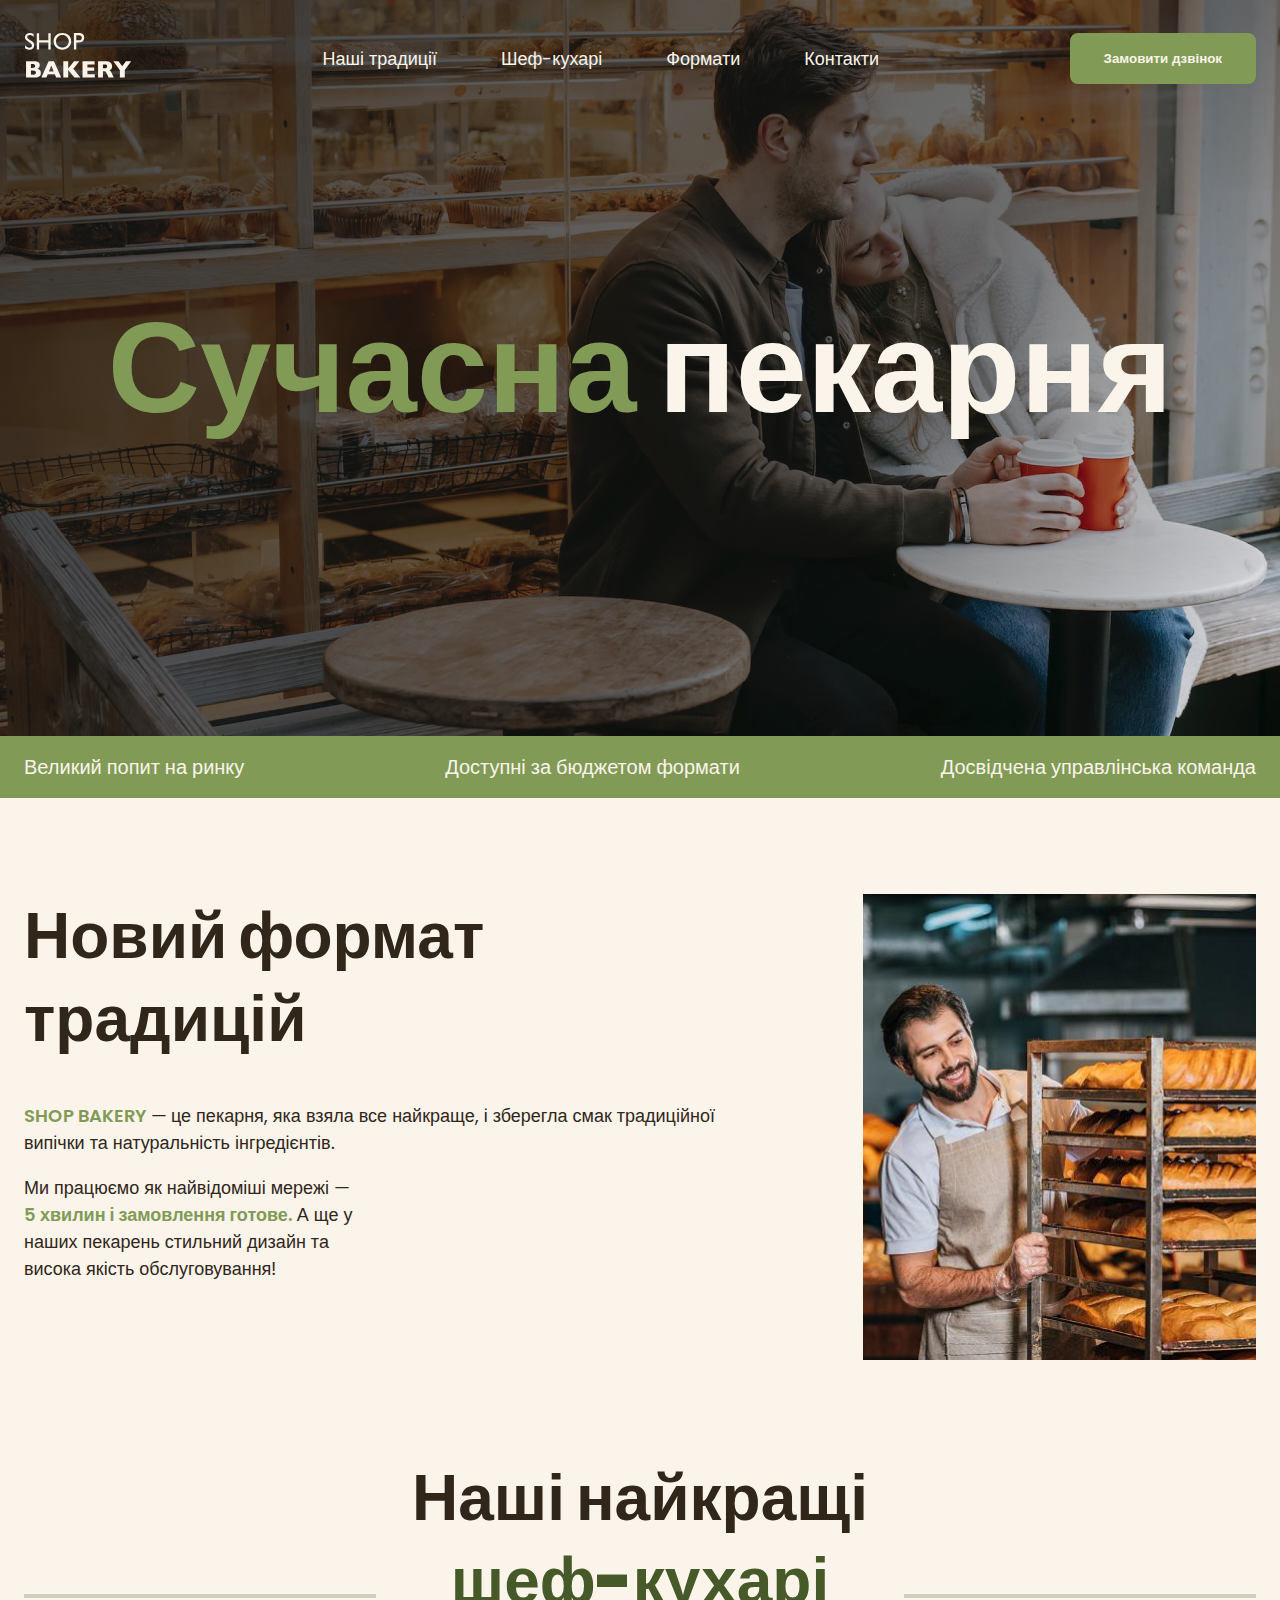
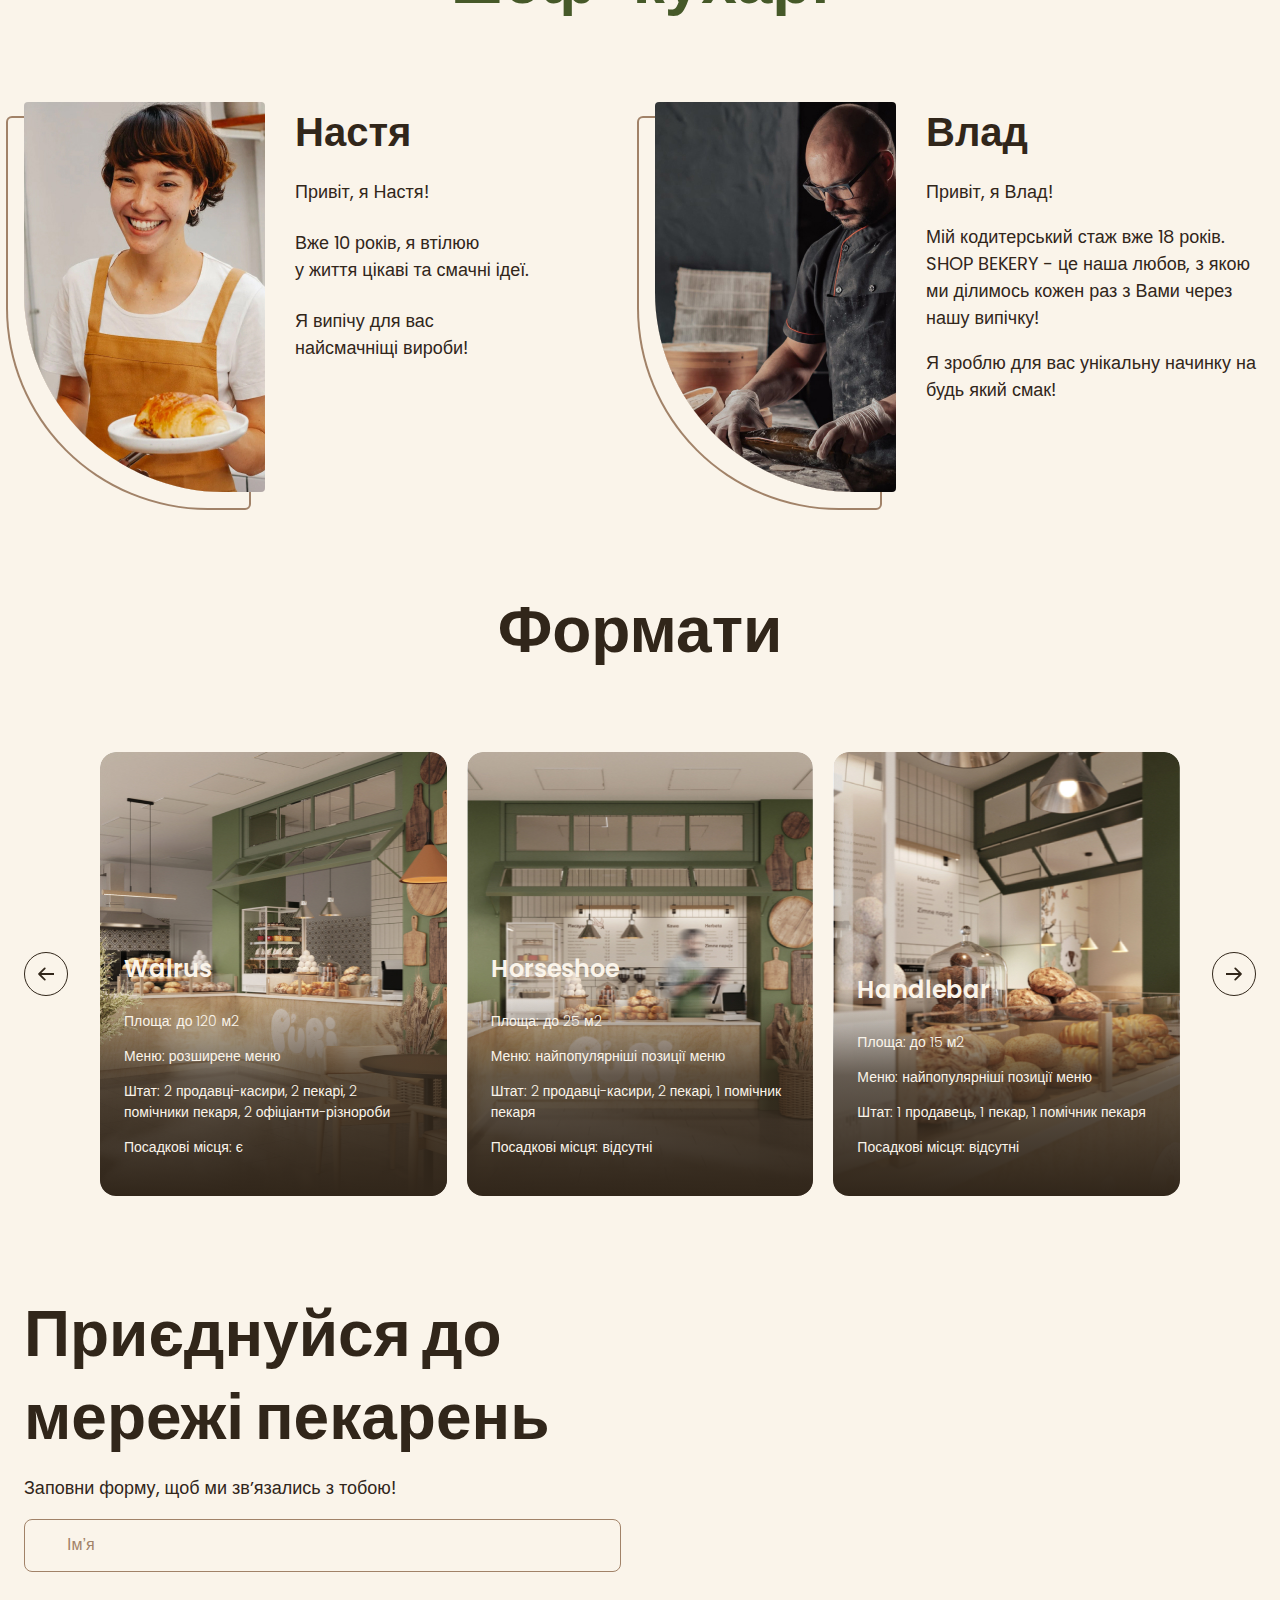
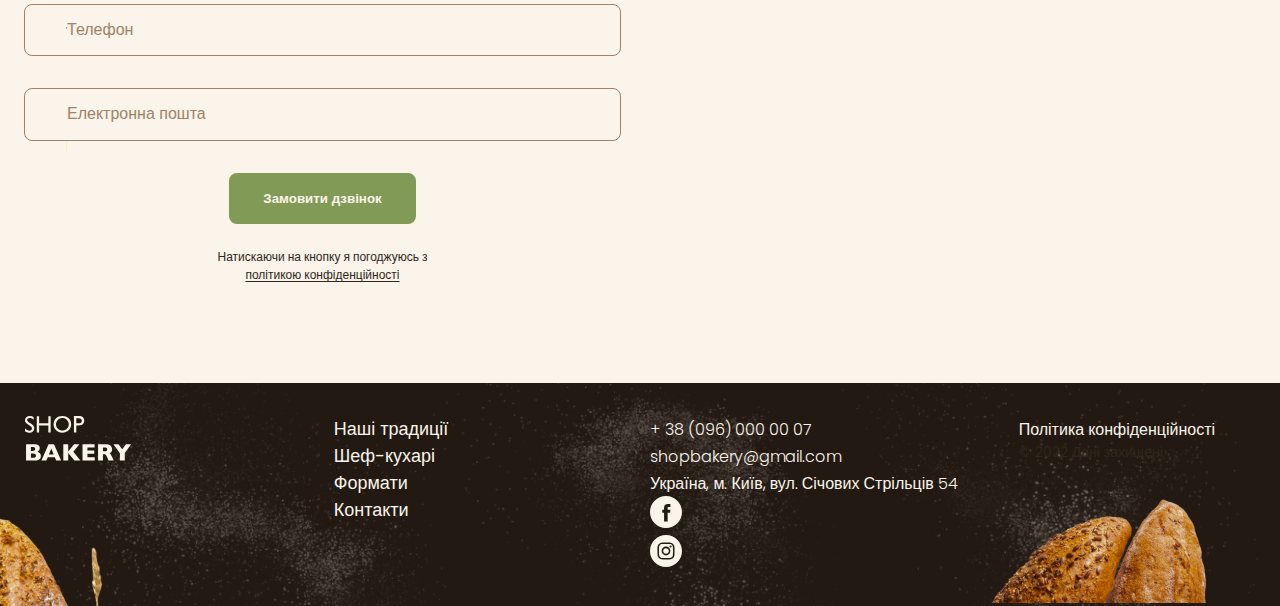
<file: index.html>
<!DOCTYPE html>
<html lang="uk">

<head>
    <meta charset="UTF-8">
    <meta name="viewport" content="width=device-width, initial-scale=1.0">
    <title>Сучасна пекарня</title>
    <link rel="stylesheet" href="./sccs/main.css">
</head>

<body>
    <header>
        <div class="container">
            <div class="header-container">
                <nav class="header-nav">
                    <a href="./index.html"><img src="./images/logo.svg" alt="Логотип"></a>
                    <ul class="header-menu">
                        <li><a class="link" href="#traditions-section">Наші традиції</a></li>
                        <li><a class="link" href="#chefs-section">Шеф-кухарі</a></li>
                        <li><a class="link" href="#formats-section">Формати</a></li>
                        <li><a class="link" href="#contacts-section">Контакти</a></li>
                    </ul>
                </nav>
                <button class="button modal-btn-open" type="button">Замовити дзвінок</button>
            </div>
        </div>
    </header>
    <main>
        <section class="hero-section">
            <div class="container">
                <h1 class="hero-title"><span class="accent">Сучасна</span> пекарня</h1>
            </div>
        </section>
        <section class="advantages-section">
            <div class="container">
                <h2 class="visually-hidden">Наші переваги</h2>
                <ul class="advantages-list">
                    <li class="advantages-item">Великий попит на ринку</li>
                    <li class="advantages-item">Доступні за бюджетом формати</li>
                    <li class="advantages-item">Досвідчена управлінська команда</li>
                </ul>
            </div>
        </section>
        <section class="traditions-section section" id="traditions-section">
            <div class="container">
                <div class="traditions-container">
                    <div class="traditions-content">
                        <h2 class="traditions-title section-title">Новий формат традицій</h2>
                        <p class="traditions-text"><span class="brand uppercase">shop bakery</span> — це пекарня, яка
                            взяла все
                            найкраще, і зберегла смак традиційної випічки та
                            натуральність інгредієнтів.</p>
                        <p class="traditions-text limited">
                            Ми працюємо як найвідоміші мережі —
                            <span class="brand">5 хвилин і замовлення готове.</span>
                            А ще у наших пекарень стильний дизайн
                            та висока якість обслуговування!
                        </p>
                    </div>
                    <img src="./images/Baker.jpg" alt="Кухар зі стилажем хліба">
                </div>
            </div>
        </section>
        <section class="section" id="chefs-section">
            <div class="container">
                <h2 class="chefs-title section-title centered">Наші найкращі <br> <span class="accent">шеф-кухарі</span>
                </h2>
                <ul class="chefs-list">
                    <li class="chefs-item">
                        <article class="chef-card">
                            <img class="chef-photo" src="./images/nastia-chef.jpg" alt="Nastia chef" />
                            <div>
                                <h3 class="chef-title">Настя</h3>
                                <div class="chef-text">
                                    <p class="chef-text">Привіт, я Настя!</p>
                                    <p class="chef-text">Вже 10 років, я втілюю <br>
                                        у життя цікаві та смачні ідеї.</p>
                                    <p class="chef-text">Я випічу для вас<br>
                                        найсмачніщі вироби!</p>
                                </div>
                            </div>
                        </article>
                    </li>
                    <li class="chefs-item">
                        <article class="chef-card">
                            <img class="chef-photo" src="./images/vlad-chef.jpg" alt="Vlad chef" />
                            <div>
                                <h3 class="chef-title">Влад</h3>
                                <p class="chef-text">Привіт, я Влад!</p>
                                <p class="chef-text">Мій кодитерський стаж вже 18 років. SHOP BEKERY - це наша любов, з
                                    якою ми ділимось
                                    кожен
                                    раз
                                    з Вами через нашу випічку!</p>
                                <p class="chef-text">Я зроблю для вас унікальну начинку на будь який смак!</p>
                            </div>
                        </article>
                    </li>
                </ul>
            </div>
        </section>
        <section class="section" id="formats-section">
            <div class="container">
                <h2 class="formats-title section-title centered">Формати</h2>
                <div class="formats-container">
                    <button class="carousel-button" type="button">
                        <svg width="16" height="16">
                            <use href="./images/icons (1).svg#icon-arrow"></use>
                        </svg>
                    </button>
                    <ul class="formats-list">
                        <li class="formats-item">
                            <article class="format-card">
                                <img class="format-image" src="./images/walrus-format.jpg" alt="Walrus format">
                                <h3 class="format-title" lang="en">Walrus</h3>
                                <div class="format-text">
                                    <p>Площа: до 120 м2</p>
                                    <p>Меню: розширене меню</p>
                                    <p>Штат: 2 продавці-касири, 2 пекарі, 2 помічники пекаря, 2 офіціанти-різнороби</p>
                                    <p>Посадкові місця: є</p>
                                </div>
                            </article>
                        </li>
                        <li class="formats-item">
                            <article class="format-card">
                                <img class="format-image" src="./images/horseshoe-format.jpg" alt="Horseshoe format">
                                <h3 class="format-title" lang="en">Horseshoe</h3>
                                <div class="format-text">
                                    <p>Площа: до 25 м2</p>
                                    <p>Меню: найпопулярніші позиції меню</p>
                                    <p>Штат: 2 продавці-касири, 2 пекарі, 1 помічник пекаря</p>
                                    <p>Посадкові місця: відсутні</p>
                                </div>
                            </article>
                        </li>
                        <li class="formats-item">
                            <article class="format-card">
                                <img class="format-image" src="./images/handlebar-format.jpg" alt="Handlebar format">
                                <h3 class="format-title" lang="en">Handlebar</h3>
                                <div class="format-text">
                                    <p>Площа: до 15 м2</p>
                                    <p>Меню: найпопулярніші позиції меню</p>
                                    <p>Штат: 1 продавець, 1 пекар, 1 помічник пекаря</p>
                                    <p>Посадкові місця: відсутні</p>
                                </div>
                            </article>
                        </li>
                    </ul>
                    <button class="carousel-button-next" type="button">
                        <svg width="16" height="16">
                            <use href="./images/icons (1).svg#icon-arrow"></use>
                        </svg>
                    </button>
                </div>
            </div>
        </section>
        <section class="contact-section section " id="contacts-section">
            <div class="container">
                <div class="contact-container">
                    <div class="contact-form">
                        <h2 class="contacts-title section-title">Приєднуйся до
                            мережі пекарень</h2>
                        <p>Заповни форму, щоб ми звʼязались з тобою!</p>
                        <form name="contact-form" autocomplete="off">
                            <div class="form-field">
                                <input class="form-input" type="text" name="user-name" id="user-name" placeholder="Ім’я"
                                    required minlength="3" maxlength="15">
                                <label class="form-label visually-hidden" for="user-name">Ім’я</label>
                            </div>

                            <div class="form-field">
                                <input class="form-input" type="tel" name="user-tel" id="user-tel" placeholder="Телефон"
                                    required pattern="^\+[0-9]{12}">
                                <label class="form-label visually-hidden" for="user-tel">Телефон</label>
                            </div>

                            <div class="form-field">
                                <input class="form-input" type="email" name="user-email" id="user-email"
                                    placeholder="Електронна пошта" required>
                                <label class="form-label visually-hidden" for="user-email">Електронна пошта</label>
                            </div>

                            <!-- <div class="checkbox">
                                            <input type="checkbox" class="checkbox-input" id="terms-conditions" name="terms-conditions" />
                                            <label class="checkbox-label" for="terms-conditions">
                                                Я точно погоджуюся з політикою конфіденційності
                                            </label>
                                        </div> -->


                            <button class="form-button button" type="submit">Замовити дзвінок</button>
                            <p class="form-terms">Натискаючи на кнопку я погоджуюсь з <a class="form-terms-link"
                                    href="#">політикою
                                    конфіденційності</a></p>
                        </form>
                    </div>
                    <iframe class="contact-map"
                        src="https://www.google.com/maps/embed?pb=!1m18!1m12!1m3!1d2540.1636304352796!2d30.488698376029017!3d50.45667757159337!2m3!1f0!2f0!3f0!3m2!1i1024!2i768!4f13.1!3m3!1m2!1s0x40d4ce637c006b2d%3A0xaf86385f19996ff0!2z0YPQuy4g0KHQtdGH0LXQstGL0YUg0KHRgtGA0LXQu9GM0YbQvtCyLCA1NCwg0JrQuNC10LIsIDAyMDAw!5e0!3m2!1sru!2sua!4v1732918381898!5m2!1sru!2sua"
                        width="603" height="595" allowfullscreen="" loading="lazy"
                        referrerpolicy="no-referrer-when-downgrade">
                    </iframe>
                </div>

            </div>
        </section>
    </main>
    <footer class="footer">
        <div class="container">
            <div class="footer-container">
                <nav class="footer-nav">
                    <div class="footer-logo">
                        <a href="#"><img src="./images/logo.svg" alt=""></a>
                    </div>
                    <ul class="footer-menu">
                        <li><a class="link" href="#">Наші традиції</a></li>
                        <li><a class="link" href="#">Шеф-кухарі</a></li>
                        <li><a class="link" href="#">Формати</a></li>
                        <li><a class="link" href="#">Контакти</a></li>
                    </ul>
                </nav>
                <address class="footer-address">
                    <ul class="address-list">
                        <li><a class="address-link" href="tel:+380960000007">+ 38 (096) 000 00 07</a></li>
                        <li><a class="address-link" href="mailto:shopbakery@gmail.com">shopbakery@gmail.com</a></li>
                        <li><a class="address-link" href="https://maps.app.goo.gl/k8bXm87rWkNKif8fA"
                                target="_blank">Україна, м.
                                Київ,
                                вул. Січових Стрільців 54</a>
                        </li>
                        <a href="#">
                            <svg class="address-icon" width="32" height="32">
                                <use href="./images/icons.svg#icon-facebook"></use>
                            </svg>
                        </a>
                        <li>
                            <a href="#">
                                <svg class="address-icon" width="32" height="32">
                                    <use href="./images/icons.svg#icon-instagram"></use>
                                </svg>
                            </a>
                        </li>
                    </ul>
                    <div class="address-info">
                        <a class="address-link" href="#" target="_blank">Політика конфіденційності</a>
                        <p class="address-copyright">&copy; 2022 Дані захищені</p>
                    </div>
                </address>
            </div>
        </div>
    </footer>
    <div class="backdrop is-hidden">
        <div class="modal">
            <button class="modal-btn-close" type="button">Close</button>
            <h2 class="modal-title">Замовити дзвінок</h2>
            <p class="modal-text">Залишіть заявку та наш спеціаліст зв'яжеться з Вами!</p>
            <form name="modal-form" autocomplete="on">
                <div class="form-field">
                    <input class="form-input" type="text" name="user-name" id="user-name" placeholder="Ім’я" required
                        minlength="3" maxlength="15">
                    <label class="form-label visually-hidden" for="user-name">Ім’я</label>
                </div>

                <div class="form-field">
                    <input class="form-input" type="tel" name="user-tel" id="user-tel" placeholder="Телефон" required
                        pattern="^\+[0-9]{12}">
                    <label class="form-label visually-hidden" for="user-tel">Телефон</label>
                </div>

                <div class="form-field">
                    <input class="form-input" type="email" name="user-email" id="user-email"
                        placeholder="Електронна пошта" required>
                    <label class="form-label visually-hidden" for="user-email">Електронна пошта</label>
                </div>

                <!-- <div class="checkbox">
                    <input type="checkbox" class="checkbox-input" id="terms-conditions" name="terms-conditions" />
                    <label class="checkbox-label" for="terms-conditions">
                        Я точно погоджуюся з політикою конфіденційності
                    </label>
                </div> -->


                <button class="form-button button" type="submit">Замовити дзвінок</button>
                <p class="form-terms">Натискаючи на кнопку я погоджуюсь з <a class="form-terms-link" href="#">політикою
                        конфіденційності</a></p>
            </form>
        </div>
    </div>

    <script src="./js/modal.js"></script>
</body>

</html>
</file>
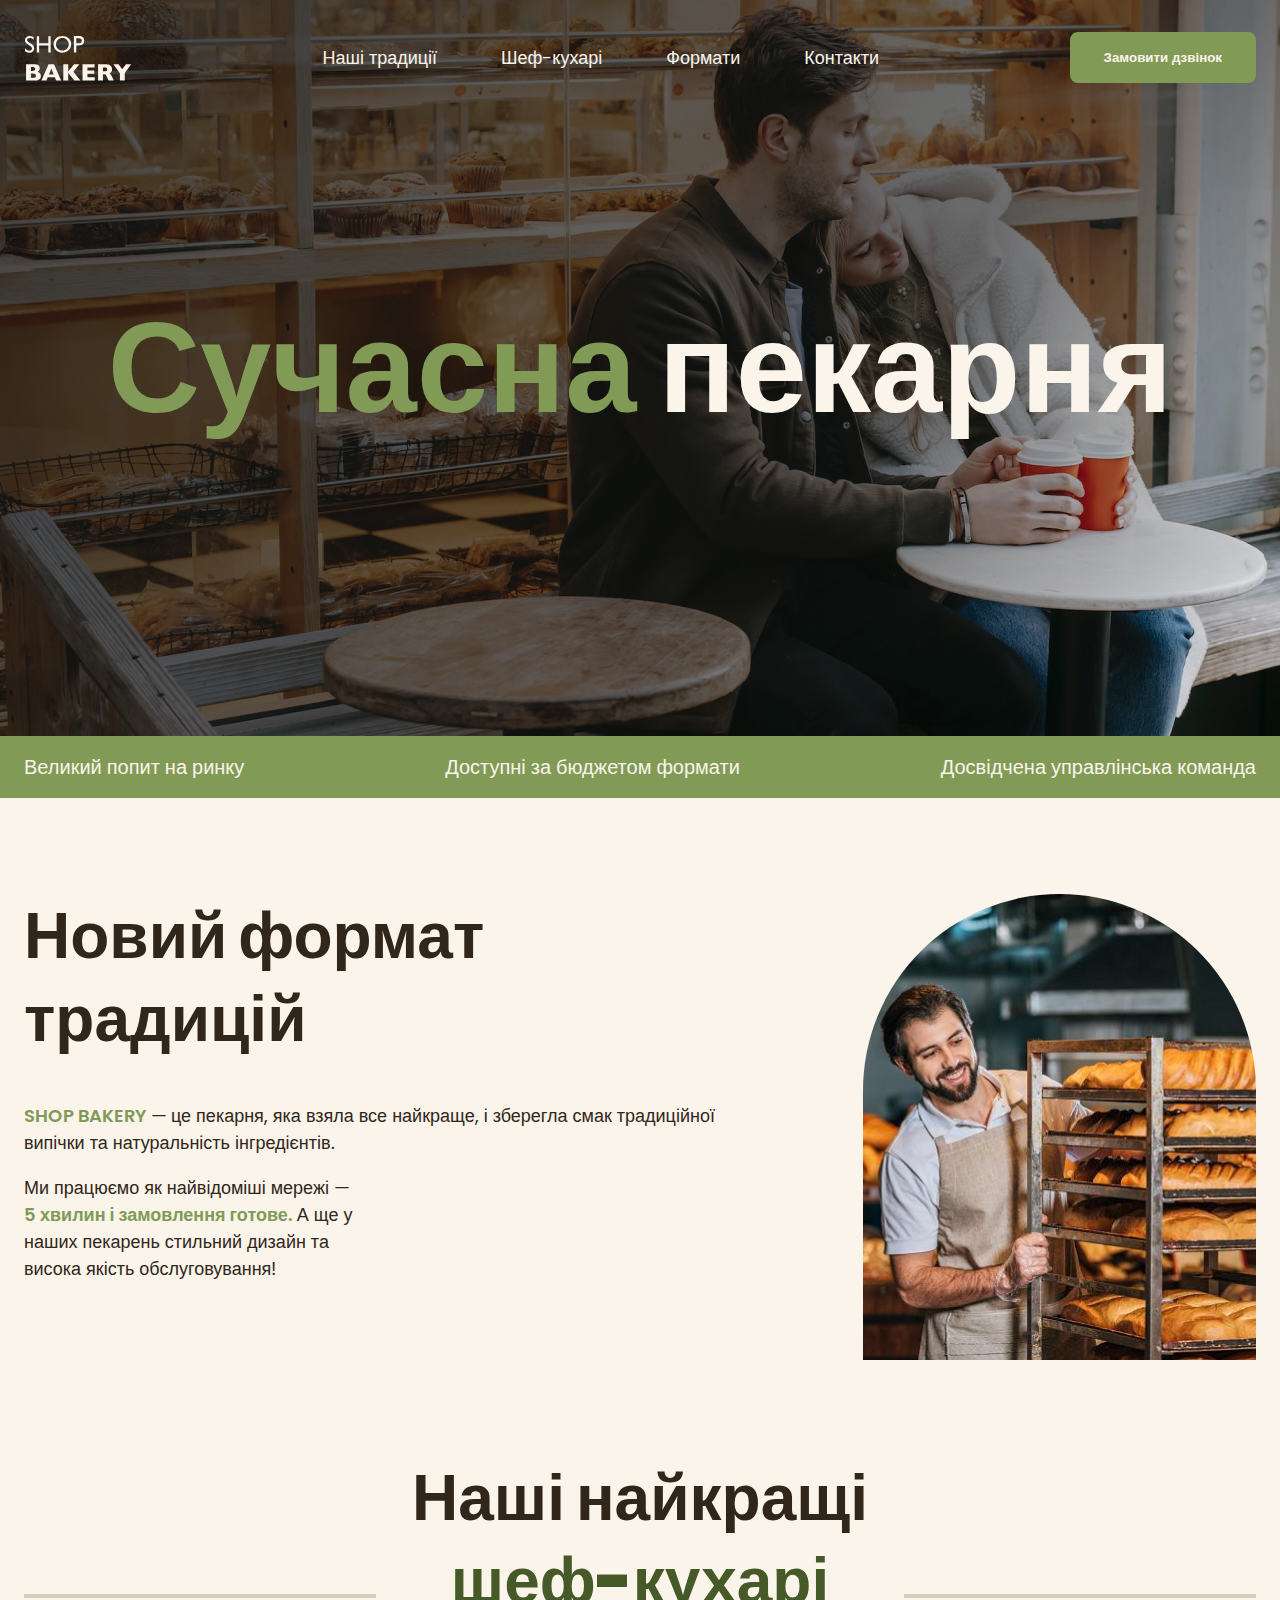
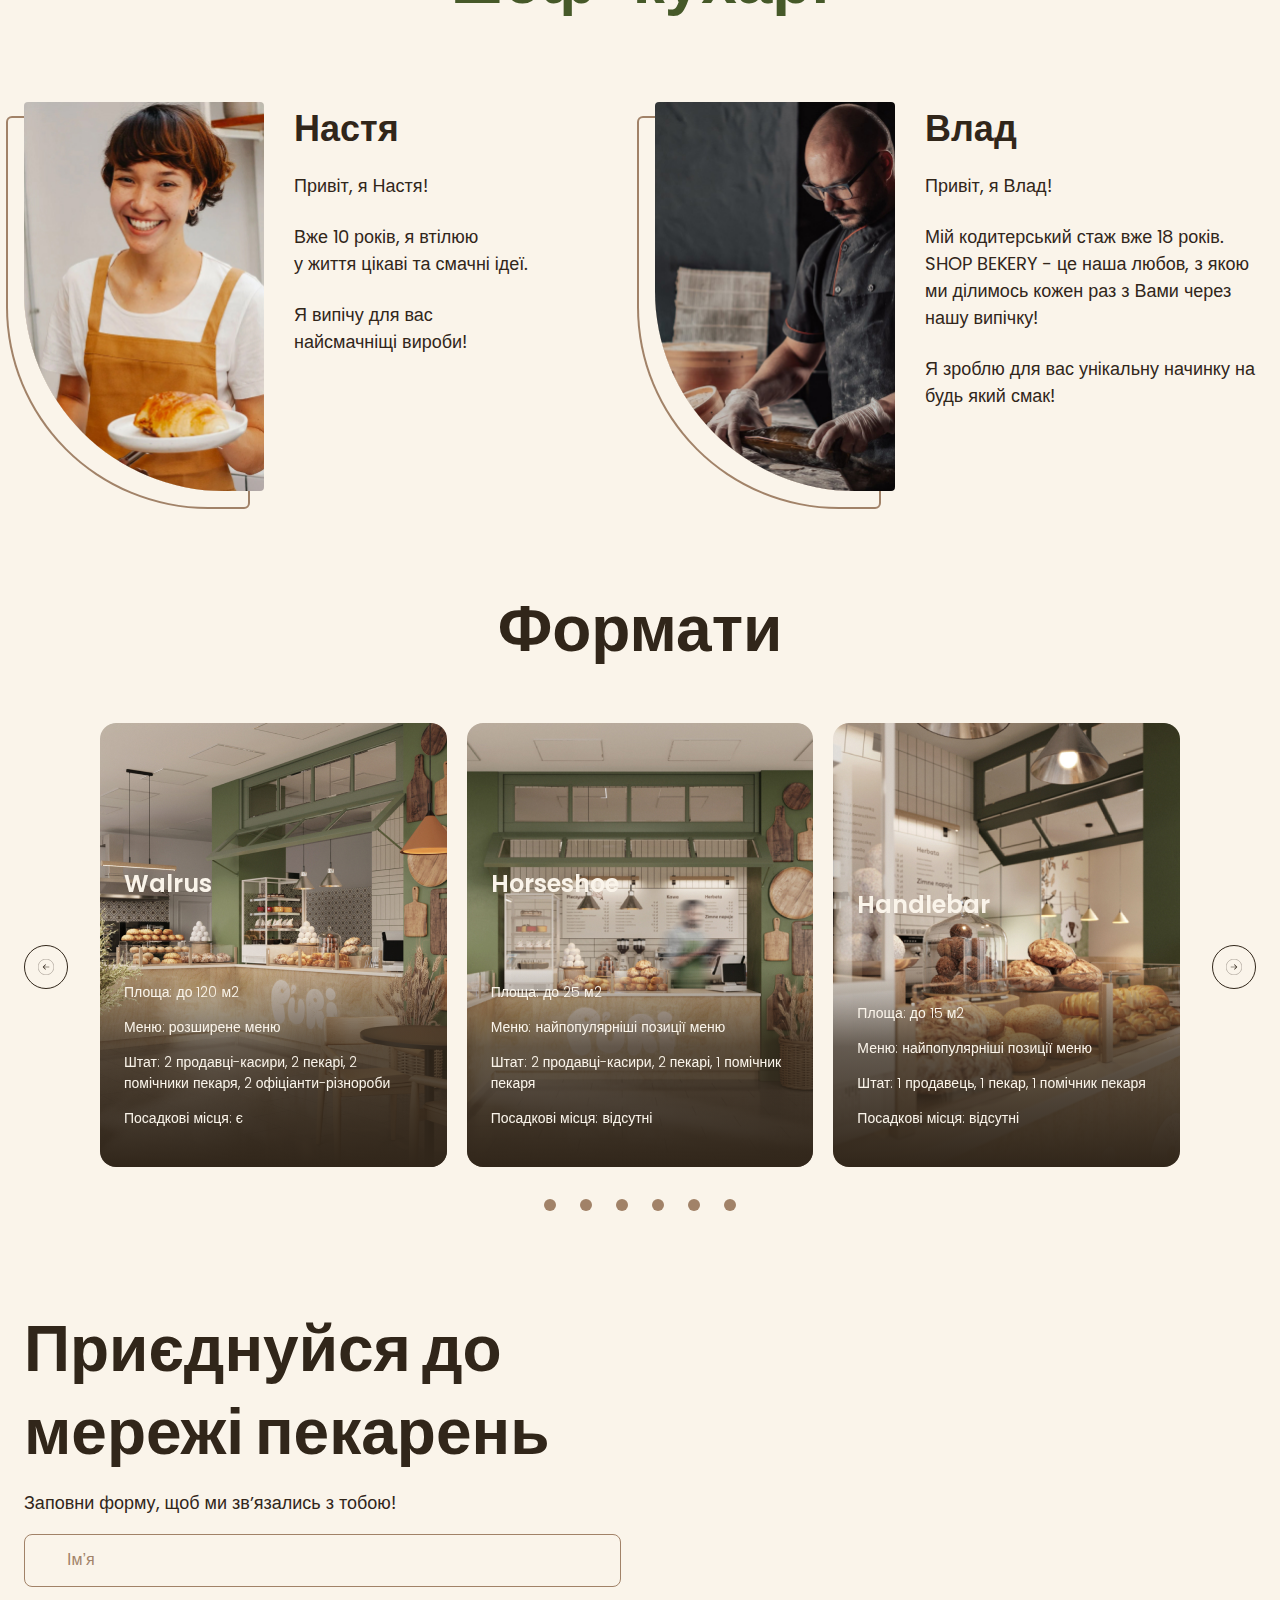
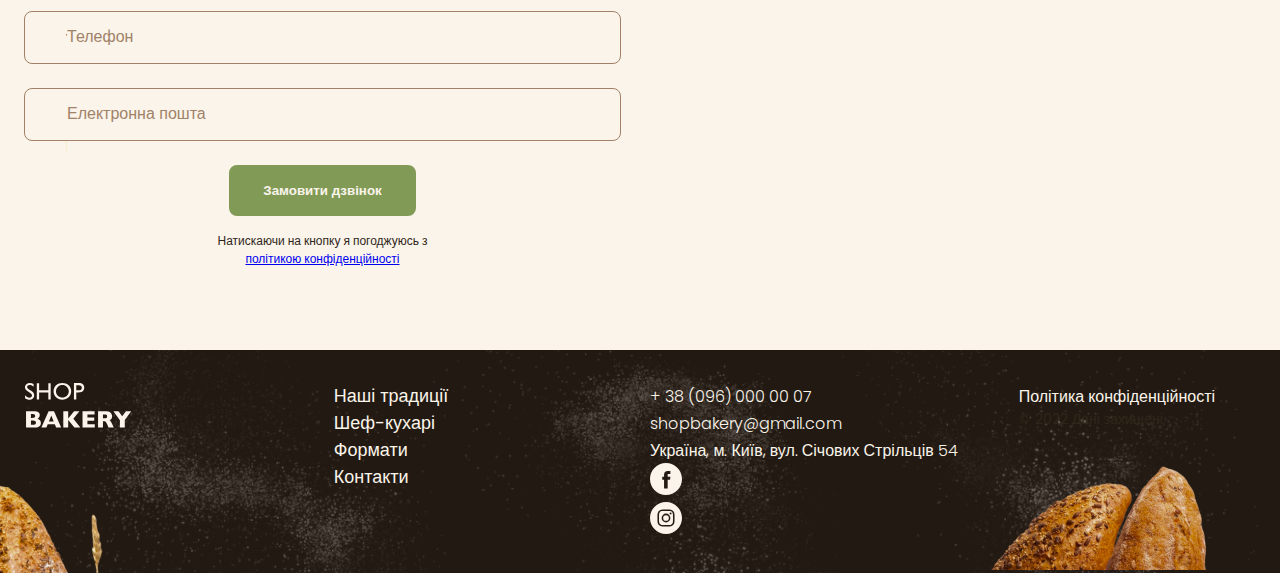
<file: Найкраща пекарня/index.html>
<!DOCTYPE html>
<html lang="uk">

<head>
    <meta charset="UTF-8">
    <meta name="viewport" content="width=device-width, initial-scale=1.0">
    <title>Сучасна пекарня</title>
    <link rel="stylesheet" href="./sccs/main.css">
    <link rel="stylesheet" href="https://cdn.jsdelivr.net/npm/swiper@11/swiper-bundle.min.css" />
</head>

<body>
    <header class="header">
        <div class="container">
            <div class="header__container">
                <nav class="header__nav">
                    <a href="./index.html"><img src="./images/logo.svg" alt="Логотип"></a>
                    <ul class="header__menu">
                        <li><a class="link" href="#traditions-section">Наші традиції</a></li>
                        <li><a class="link" href="#chefs-section">Шеф-кухарі</a></li>
                        <li><a class="link" href="#formats-section">Формати</a></li>
                        <li><a class="link" href="#contacts-section">Контакти</a></li>
                    </ul>
                </nav>
                <button class="header__button button modal-btn-open" type="button">Замовити дзвінок</button>
                <button class="header__burger menu-btn-open" type="button">
                    <svg width="24" height="24">
                        <use href="./images/icons.svg#icon-menu"></use>
                    </svg>
                </button>
                <div class="mobile-menu">
                    <button class="mobile-menu__btn-close menu-btn-close" type="button">Close</button>
                </div>
            </div>
        </div>
    </header>
    <main>
        <section class="hero-section">
            <div class="container">
                <h1 class="hero-section__title"><span class="text-brand">Сучасна</span> пекарня</h1>
                <button class="hero-section__button button modal-btn-open" type="button">Замовити дзвінок</button>
            </div>
        </section>
        <section class="advantages-section">
            <div class="container">
                <h2 class="visually-hidden">Наші переваги</h2>
                <ul class="advantages-section__list">
                    <li class="advantages-section__item">Великий попит на ринку</li>
                    <li class="advantages-section__item">Доступні за бюджетом формати</li>
                    <li class="advantages-section__item">Досвідчена управлінська команда</li>
                </ul>
            </div>
        </section>
        <section class="traditions-section section" id="traditions-section">
            <div class="container">
                <div class="traditions-section__container">
                    <div class="traditions-section__content">
                        <h2 class="traditions-section__title section__title">Новий формат традицій</h2>
                        <p><span class="text-brand text-bold text-uppercase">shop bakery</span> — це пекарня, яка
                            взяла все
                            найкраще, і зберегла смак традиційної випічки та
                            натуральність інгредієнтів.</p>
                        <p class="traditions-section__text traditions-section__text--limited">
                            Ми працюємо як найвідоміші мережі —
                            <span class="text-brand text-bold">5 хвилин і замовлення готове.</span>
                            А ще у наших пекарень стильний дизайн
                            та висока якість обслуговування!
                        </p>
                    </div>
                    <img class="traditions-section__image" srcset="./images/Baker.jpg 1x, ./images/Baker@2x.jpg 2x"
                        src="./images/Baker.jpg" alt="Кухар зі стилажем хліба">
                </div>
            </div>
        </section>
        <section class="chefs-section section" id="chefs-section">
            <div class="container">
                <h2 class="chefs-section__title section__title section__title--centered">Наші найкращі <br> <span
                        class="text-brand-dark">шеф-кухарі</span>
                </h2>
                <ul class="chefs-section__list">
                    <li class="chefs-section__item">
                        <article class="chef-card">
                            <img class="chef-card__photo" src="./images/nastia-chef.jpg" alt="Nastia chef" />
                            <div>
                                <h3 class="chef-card__title">Настя</h3>
                                <p class="chef-card__text">Привіт, я Настя!</p>
                                <p class="chef-card__text">Вже 10 років, я втілюю <br>
                                    у життя цікаві та смачні ідеї.</p>
                                <p class="chef-card__text">Я випічу для вас<br>
                                    найсмачніщі вироби!</p>
                            </div>
                        </article>
                    </li>
                    <li class="chefs-section__item">
                        <article class="chef-card">
                            <img class="chef-card__photo" src="./images/vlad-chef.jpg" alt="Vlad chef" />
                            <div>
                                <h3 class="chef-card__title">Влад</h3>
                                <p class="chef-card__text">Привіт, я Влад!</p>
                                <p class="chef-card__text">Мій кодитерський стаж вже 18 років. SHOP BEKERY - це наша
                                    любов, з
                                    якою ми ділимось
                                    кожен
                                    раз
                                    з Вами через нашу випічку!</p>
                                <p class="chef-card__text">Я зроблю для вас унікальну начинку на будь який смак!</p>
                            </div>
                        </article>
                    </li>
                </ul>
            </div>
        </section>
        <section class="formats-section section" id="formats-section">
            <div class="container">
                <h2 class="formats-section__title section__title section__title--centered">Формати</h2>
                <div class="formats-section__slider">
                    <button class="formats-section__button carousel-button prev" type="button">
                        <svg width="16" height="16">
                            <use href="./images/icons.svg#icon-arrow"></use>
                        </svg>
                    </button>
                    <div class="formats-section__container swiper-container">
                        <ul class="formats-section__list swiper-wrapper">
                            <li class="swiper-slide">
                                <article class="format-card">
                                    <img class="format-card__image" src="./images/walrus-format.jpg"
                                        alt="Walrus format">
                                    <h3 class="format-card__title" lang="en">Walrus</h3>
                                    <div class="format-card__text">
                                        <p>Площа: до 120 м2</p>
                                        <p>Меню: розширене меню</p>
                                        <p>Штат: 2 продавці-касири, 2 пекарі, 2 помічники пекаря, 2 офіціанти-різнороби
                                        </p>
                                        <p>Посадкові місця: є</p>
                                    </div>
                                </article>
                            </li>
                            <li class="swiper-slide">
                                <article class="format-card">
                                    <img class="format-card__image" src="./images/horseshoe-format.jpg"
                                        alt="Horseshoe format">
                                    <h3 class="format-card__title" lang="en">Horseshoe</h3>
                                    <div class="format-card__text">
                                        <p>Площа: до 25 м2</p>
                                        <p>Меню: найпопулярніші позиції меню</p>
                                        <p>Штат: 2 продавці-касири, 2 пекарі, 1 помічник пекаря</p>
                                        <p>Посадкові місця: відсутні</p>
                                    </div>
                                </article>
                            </li>
                            <li class="swiper-slide">
                                <article class="format-card">
                                    <img class="format-card__image" src="./images/handlebar-format.jpg"
                                        alt="Handlebar format">
                                    <h3 class="format-card__title" lang="en">Handlebar</h3>
                                    <div class="format-card__text">
                                        <p>Площа: до 15 м2</p>
                                        <p>Меню: найпопулярніші позиції меню</p>
                                        <p>Штат: 1 продавець, 1 пекар, 1 помічник пекаря</p>
                                        <p>Посадкові місця: відсутні</p>
                                    </div>
                                </article>
                            </li>
                            <li class="swiper-slide">
                                <article class="format-card">
                                    <img class="format-card__image" src="./images/walrus-format.jpg"
                                        alt="Walrus format">
                                    <h3 class="format-card__title" lang="en">Walrus</h3>
                                    <div class="format-card__text">
                                        <p>Площа: до 120 м2</p>
                                        <p>Меню: розширене меню</p>
                                        <p>Штат: 2 продавці-касири, 2 пекарі, 2 помічники пекаря, 2 офіціанти-різнороби
                                        </p>
                                        <p>Посадкові місця: є</p>
                                    </div>
                                </article>
                            </li>
                            <li class="swiper-slide">
                                <article class="format-card">
                                    <img class="format-card__image" src="./images/horseshoe-format.jpg"
                                        alt="Horseshoe format">
                                    <h3 class="format-card__title" lang="en">Horseshoe</h3>
                                    <div class="format-card__text">
                                        <p>Площа: до 25 м2</p>
                                        <p>Меню: найпопулярніші позиції меню</p>
                                        <p>Штат: 2 продавці-касири, 2 пекарі, 1 помічник пекаря</p>
                                        <p>Посадкові місця: відсутні</p>
                                    </div>
                                </article>
                            </li>
                            <li class="swiper-slide">
                                <article class="format-card">
                                    <img class="format-card__image" src="./images/handlebar-format.jpg"
                                        alt="Handlebar format">
                                    <h3 class="format-card__title" lang="en">Handlebar</h3>
                                    <div class="format-card__text">
                                        <p>Площа: до 15 м2</p>
                                        <p>Меню: найпопулярніші позиції меню</p>
                                        <p>Штат: 1 продавець, 1 пекар, 1 помічник пекаря</p>
                                        <p>Посадкові місця: відсутні</p>
                                    </div>
                                </article>
                            </li>
                        </ul>
                        <div class="pagination">
                            <span class="pagination__button"></span>
                            <span class="pagination__button"></span>
                            <span class="pagination__button"></span>
                            <span class="pagination__button"></span>
                        </div>
                    </div>
                    <button class="formats-section__button carousel-button next" type="button">
                        <svg width="16" height="16">
                            <use href="./images/icons.svg#icon-arrow"></use>
                        </svg>
                    </button>
                </div>
            </div>
        </section>
        <section class="contact-section section " id="contacts-section">
            <div class="container">
                <div class="contact-section__container">
                    <div class="contact-section__form">
                        <h2 class="contact-section__title section__title">Приєднуйся до
                            мережі пекарень</h2>
                        <p>Заповни форму, щоб ми звʼязались з тобою!</p>
                        <form name="contact-form" autocomplete="off">
                            <div class="contact-section__form-field input">
                                <input class="input__control" type="text" name="user-name" id="user-name"
                                    placeholder="Ім’я" required minlength="3" maxlength="15">
                                <label class="input__label visually-hidden" for="user-name">Ім’я</label>
                            </div>

                            <div class="contact-section__form-field input">
                                <input class="input__control" type="tel" name="user-tel" id="user-tel"
                                    placeholder="Телефон" required pattern="^\+[0-9]{12}">
                                <label class="input__label visually-hidden" for="user-tel">Телефон</label>
                            </div>

                            <div class="contact-section__form-field input">
                                <input class="input__control" type="email" name="user-email" id="user-email"
                                    placeholder="Електронна пошта" required>
                                <label class="input__label visually-hidden" for="user-email">Електронна пошта</label>
                            </div>

                            <button class="contact-section__button button" type="submit">Замовити дзвінок</button>
                            <p class="form-terms">Натискаючи на кнопку я погоджуюсь з <a class="form-terms-link"
                                    href="#">політикою
                                    конфіденційності</a></p>
                        </form>
                    </div>
                    <iframe class="contact-section__map"
                        src="https://www.google.com/maps/embed?pb=!1m18!1m12!1m3!1d2540.1636304352796!2d30.488698376029017!3d50.45667757159337!2m3!1f0!2f0!3f0!3m2!1i1024!2i768!4f13.1!3m3!1m2!1s0x40d4ce637c006b2d%3A0xaf86385f19996ff0!2z0YPQuy4g0KHQtdGH0LXQstGL0YUg0KHRgtGA0LXQu9GM0YbQvtCyLCA1NCwg0JrQuNC10LIsIDAyMDAw!5e0!3m2!1sru!2sua!4v1732918381898!5m2!1sru!2sua"
                        width="603" height="595" allowfullscreen="" loading="lazy"
                        referrerpolicy="no-referrer-when-downgrade">
                    </iframe>
                </div>

            </div>
        </section>
    </main>
    <footer class="footer">
        <div class="container">
            <div class="footer-container">
                <nav class="footer-nav">
                    <div class="footer-logo">
                        <a href="#"><img src="./images/logo.svg" alt=""></a>
                    </div>
                    <ul class="footer-menu">
                        <li><a class="link" href="#">Наші традиції</a></li>
                        <li><a class="link" href="#">Шеф-кухарі</a></li>
                        <li><a class="link" href="#">Формати</a></li>
                        <li><a class="link" href="#">Контакти</a></li>
                    </ul>
                </nav>
                <address class="footer-address">
                    <ul class="address-list">
                        <li><a class="address-link" href="tel:+380960000007">+ 38 (096) 000 00 07</a></li>
                        <li><a class="address-link" href="mailto:shopbakery@gmail.com">shopbakery@gmail.com</a></li>
                        <li><a class="address-link" href="https://maps.app.goo.gl/k8bXm87rWkNKif8fA"
                                target="_blank">Україна, м.
                                Київ,
                                вул. Січових Стрільців 54</a>
                        </li>
                        <a href="#">
                            <svg class="address-icon" width="32" height="32">
                                <use href="./images/icons.svg#icon-facebook"></use>
                            </svg>
                        </a>
                        <li>
                            <a href="#">
                                <svg class="address-icon" width="32" height="32">
                                    <use href="./images/icons.svg#icon-instagram"></use>
                                </svg>
                            </a>
                        </li>
                    </ul>
                    <div class="address-info">
                        <a class="address-link" href="#" target="_blank">Політика конфіденційності</a>
                        <p class="address-copyright">&copy; 2022 Дані захищені</p>
                    </div>
                </address>
            </div>
        </div>
    </footer>

    <div class="backdrop is-hidden">
        <div class="modal">
            <button class="modal__btn-close modal-btn-close" type="button">Close</button>
            <h2 class="modal-title">Замовити дзвінок</h2>
            <p class="modal-text">Залишіть заявку та наш спеціаліст зв'яжеться з Вами!</p>
            <form name="modal-form" autocomplete="on">
                <div class="modal__form-field input">
                    <input class="input__control" type="text" name="user-name" id="user-name" placeholder="Ім’я"
                        required minlength="3" maxlength="15">
                    <label class="input__label visually-hidden" for="user-name">Ім’я</label>
                </div>

                <div class="modal__form-field input">
                    <input class="input__control" type="tel" name="user-tel" id="user-tel" placeholder="Телефон"
                        required pattern="^\+[0-9]{12}" maxlength="12">
                    <label class="input__label visually-hidden" for="user-tel">Телефон</label>
                </div>

                <div class="modal__form-field input">
                    <input class="input__control" type="email" name="user-email" id="user-email"
                        placeholder="Електронна пошта" required>
                    <label class="input__label visually-hidden" for="user-email">Електронна пошта</label>
                </div>

                <button class="modal__button button" type="submit">Замовити дзвінок</button>
                <p class="form-terms">Натискаючи на кнопку я погоджуюсь з <a class="form-terms__link" href="#">політикою
                        конфіденційності</a></p>
            </form>
        </div>
    </div>


    <script src="https://cdn.jsdelivr.net/npm/swiper@11/swiper-bundle.min.js"></script>
    <script src="./js/formats-slider.js"></script>

    <script src="./js/modal.js"></script>
    <script src="./js/mobile-menu.js"></script>
</body>

</html>
</file>
<file: sccs/main.css>
@charset "UTF-8";
@font-face {
  font-display: swap;
  font-family: "Poppins";
  font-weight: 300;
  src: url("../fonts/poppins-v21-latin-300.woff2") format("woff2");
}
@font-face {
  font-display: swap;
  font-family: "Poppins";
  font-weight: 400;
  src: url("../fonts/poppins-v21-latin-regular.woff2") format("woff2");
}
@font-face {
  font-display: swap;
  font-family: "Poppins";
  font-weight: 600;
  src: url("../fonts/poppins-v21-latin-600.woff2") format("woff2");
}
@font-face {
  font-display: swap;
  font-family: "Poppins";
  font-weight: 900;
  src: url("../fonts/poppins-v21-latin-900.woff2") format("woff2");
}
:root {
  --color-brand-light: #cfcfbc;
  --color-brand-normal: #819b57;
  --color-brand-dark: #465929;
  --color-primary-dark: #31261a;
  --color-primary-light: #faf4ea;
  --color-secondary-dark: #a18268;
}

*,
*::before,
*::after {
  box-sizing: border-box;
}

body {
  color: var(--color-primary-dark);
  background-color: var(--color-primary-light);
  font-family: "Poppins", sans-serif;
  font-size: 18px;
  font-weight: 400;
  line-height: 1.5;
  margin: 0;
}

h1,
h2,
h3,
h4,
h5,
h6,
p {
  margin-top: 0;
}

a {
  display: inline-block;
}

ul {
  list-style-type: none;
  margin: 0;
  padding: 0;
}

.visually-hidden {
  position: absolute;
  left: -10000px;
  top: auto;
  width: 1px;
  left: 1px;
  overflow: hidden;
}

.button {
  color: var(--color-primary-light);
  background-color: var(--color-brand-normal);
  border: 2px solid var(--color-brand-normal);
  border-radius: 8px;
  cursor: pointer;
  font-weight: 600;
  padding: 16px 32px;
}

.button:hover {
  color: var(--color-brand-darlk);
  background-color: transparent;
}

/* .button:disabled {
    color: gray;
    background-color: lightgray;
    cursor: not-allowed;
    border-color: currentColor;
} */
.link {
  color: var(--color-primary-light);
  text-decoration: none;
  transition: color 0.3s;
}

.link:hover {
  color: var(--color-brand-normal);
  line-height: 1.5;
}

header {
  position: absolute;
  top: 0;
  left: 0;
  padding-top: 32px;
  width: 100%;
}

.header-container {
  display: flex;
  align-items: center;
  gap: 40px;
}

.header-nav {
  flex-grow: 1;
  display: flex;
  align-items: center;
  gap: 40px;
}

.header-menu {
  display: flex;
  gap: 64px;
  flex-grow: 1;
  justify-content: center;
}

.hero-section {
  padding: 272px 0;
  background-image: linear-gradient(127deg, rgba(18, 18, 17, 0.78) 0%, rgba(18, 18, 17, 0.6) 63.89%, rgba(18, 18, 17, 0) 100%), url("../images/hero-section-background.jpg");
  background-repeat: no-repeat;
  background-position: center top;
  block-size: cover;
}

.hero-title {
  margin-bottom: 0;
  color: var(--color-primary-light);
  font-family: poppins, sans-serif;
  text-align: center;
  font-size: 128px;
  font-weight: 900;
}

.hero-title .accent {
  color: var(--color-brand-normal);
}

.section {
  padding: 48px 0;
}

.container {
  width: 100%;
  max-width: 1288px;
  margin: 0 auto;
  padding: 0 24px;
}

address {
  font-style: normal;
}

/* advantages section */
.advantages-section {
  background-color: var(--color-brand-normal);
  padding: 16px 0;
}

.advantages-list {
  display: flex;
  justify-content: space-between;
  gap: 40px;
}

.advantages-item {
  color: var(--color-primary-light);
  font-size: 20px;
  font-weight: 300;
}

.section-title {
  font-size: 64px;
  font-weight: 900;
  line-height: 1.3;
}

.section-title.centered {
  text-align: center;
}

.section-title .accent {
  color: var(--color-brand-dark);
}

/* formats-section */
.formats-container {
  display: flex;
  gap: 32px;
  align-items: center;
}

.formats-list {
  display: flex;
  gap: 20px;
  flex-wrap: wrap;
}

.formats-item {
  flex-basis: calc((100% - 40px) / 3);
}

.format-card {
  position: relative;
  display: flex;
  flex-direction: column;
  justify-content: end;
  height: 444px;
  border-radius: 16px;
  padding: 24px;
  background: linear-gradient(180deg, rgba(49, 38, 26, 0) 55.21%, rgba(49, 38, 26, 0.71) 72.92%, var(--color-primary-dark) 100%);
  transition: transform 0.3s;
}

.format-card:hover {
  transform: scale(1.05);
}

.format-image {
  position: absolute;
  top: 0;
  left: 0;
  width: 100%;
  height: 100%;
  z-index: -1;
  border-radius: 16px;
}

.format-title {
  font-size: 24px;
  font-weight: 600;
  color: var(--color-primary-light);
}

.formats-title {
  margin-bottom: 80px;
}

.format-text {
  font-size: 14px;
  font-weight: 300;
  color: var(--color-primary-light);
}

/* УВАГА: .carousel-button-next сам додав */
.carousel-button,
.carousel-button-next {
  display: flex;
  flex-shrink: 0;
  align-items: center;
  justify-content: center;
  width: 44px;
  height: 44px;
  border-radius: 50%;
  border: 1px solid var(--color-primary-dark);
  fill: var(--color-primary-dark);
  background-color: transparent;
  padding: 0;
  cursor: pointer;
}

.carousel-button:hover {
  background-color: var(--color-primary-dark);
  fill: var(--color-primary-light);
}

/* УВАГА: .carousel-button-next:hover сам додав */
.carousel-button-next:hover {
  background-color: var(--color-primary-dark);
  fill: var(--color-primary-light);
}

.carousel-button-next {
  transform: rotate(180deg);
}

/* traditions section */
.traditions-section {
  padding-top: 96px;
}

.traditions-container {
  display: flex;
  justify-content: space-between;
  gap: 40px;
}

.traditions-content {
  max-width: 710px;
}

.traditions-title {
  margin-bottom: 42px;
}

.traditions-text .brand {
  color: var(--color-brand-normal);
  font-weight: 600;
}

.traditions-text .uppercase {
  text-transform: uppercase;
}

.traditions-text.limited {
  max-width: 340px;
}

/* chefs section */
.chefs-title {
  margin: 0 auto 80px;
  position: relative;
}

.chefs-title::before,
.chefs-title::after {
  position: absolute;
  bottom: 24px;
  width: 352px;
  border: 2px solid var(--color-brand-light);
  content: "";
}

.chefs-title::before {
  left: 0;
}

.chefs-title::after {
  right: 0;
}

.chef-title {
  font-size: 40px;
  font-weight: 600;
  margin-bottom: 16px;
}

.chef-photo {
  border-radius: 4px 4px 4px 200px;
  box-shadow: -16px 16px 0 0 var(--color-primary-light), -16px 16px 0 2px var(--color-secondary-dark);
}

.chefs-list {
  display: flex;
  /* flex-wrap: wrap; */
  gap: 40px 30px;
}

.chefs-item {
  flex-basis: calc(100% - 15px);
}

.chef-card {
  display: flex;
  gap: 30px;
}

.chef-text p {
  margin-bottom: 24px;
}

.chef-text p:last-child {
  margin-bottom: 0;
}

/* contact section*/
.contact-section {
  padding-bottom: 96px;
}

.contact-container {
  display: flex;
  gap: 32px;
}

.contact-map {
  flex-shrink: 0;
  border: none;
  border-radius: 16px;
}

.contacts-title {
  margin-bottom: 16px;
}

/* footer */
.footer {
  padding: 32px 0;
  position: relative;
  background-image: url("../images/footer-background.png");
  background-color: var(--color-primary-dark);
  background-repeat: no-repeat;
  background-size: cover;
  background-position: center;
}

.footer::before,
.footer::after {
  position: absolute;
  bottom: 0;
  background-repeat: no-repeat;
  content: "";
}

.footer::before {
  width: 180px;
  height: 120px;
  left: 0;
  background-image: url("../images/decor-bread-small.png");
}

.footer::after {
  width: 380px;
  height: 190px;
  right: 0;
  background-image: url("../images/decor-bread-large.png");
}

.footer-container {
  display: flex;
  gap: 20px;
}

.footer-nav,
.footer-address {
  flex-basis: 50%;
  display: flex;
  gap: 20px;
}

.footer-logo,
.footer-menu {
  flex-grow: 1;
}

.address-list,
.address-info {
  flex-grow: 1;
}

.address-link {
  color: var(--color-primary-light);
  font-size: 16px;
  font-weight: 300;
  text-decoration: none;
}

.address-link:hover {
  color: var(--color-brand-normal);
}

.address-icon {
  fill: var(--color-primary-light);
  /* ПОФИКСИТЬ БАГ, НЕ ОТОБРАЖАЮТСЯ ИКОНКИ!!! */
}

.address-icon:hover {
  fill: var(--color-brand-normal);
  /* ПОФИКСИТЬ БАГ, НЕ ОТОБРАЖАЮТСЯ ИКОНКИ!!! */
}

.address-copyright {
  font-size: 14px;
}

/* Modal */
.backdrop {
  position: fixed;
  top: 0;
  left: 0;
  right: 0;
  bottom: 0;
  display: flex;
  align-items: center;
  justify-content: center;
  background-color: rgba(0, 0, 0, 0.5);
  padding: 20px 0;
  transition: opacity 0.3s, visibility 0.3s;
}

.backdrop.is-hidden {
  opacity: 0;
  visibility: hidden;
  pointer-events: none;
}

.modal {
  position: relative;
  width: 100%;
  max-width: 880px;
  height: 100%;
  padding: 128px;
  max-height: 880px;
  background-color: var(--color-primary-light);
  border-radius: 32px;
  overflow: auto;
  /* Для прогортування форми, яка не влазить у модальне вікно */
}

.modal-btn-close {
  position: absolute;
  top: 40px;
  right: 40px;
}

.modal-text {
  margin-bottom: 72px;
}

/* Form */
.form-field {
  margin-bottom: 32px;
  position: relative;
}

.form-label {
  position: absolute;
  left: 42px;
  top: 16px;
}

/* .form-input:focus+.form-label {
    transform: translate(-36px, -40px);
    color: var(--color-primary-dark);
} */
.form-input {
  padding: 16px 42px;
  font-size: 16px;
  line-height: 1.17;
  width: 100%;
  border-radius: 8px;
  border: 1px solid var(--color-secondary-dark);
  background-color: transparent;
}

.form-input:focus {
  border-color: var(--color-brand-normal);
  outline: none;
}

.form-input::-moz-placeholder {
  color: var(--color-secondary-dark);
  font-size: 16px;
  line-height: 1.17;
}

.form-input::placeholder {
  color: var(--color-secondary-dark);
  font-size: 16px;
  line-height: 1.17;
}

.form-input:focus::-moz-placeholder {
  color: var(--color-primary-dark);
}

.form-input:focus::placeholder {
  color: var(--color-primary-dark);
}

/* .form-input:disabled {
    border-color: lightgray;
}

.form-input:disabled::placeholder {
    border-color: lightgray;
} */
.form-button {
  display: block;
  margin: 0 auto 24px;
}

.form-terms {
  margin: 0 auto;
  font-weight: 500;
  font-size: 12px;
  line-height: 1.5;
  text-align: center;
  max-width: 220px;
}

.form-terms-link {
  color: var(--color-primary-dark);
  text-underline-offset: 2px;
}

/* .checkbox-input {
    appearance: none;
}

.checkbox-label {
    padding-left: 24px;
}

.checkbox-input:checked + .checkbox-label::before {
    background-color: green;
}

.checkbox-label::before {
    content: '';
    width: 16px;
    height: 16px;
    position: absolute;
    border: 1px solid var(--color-primary-dark);
    top: 0;
    left: 0;
    margin-top: 5px;
    border-radius: 2px;
}

.checkbox {
    position: relative;
} *//*# sourceMappingURL=main.css.map */
</file>
<file: Найкраща пекарня/sccs/main.css>
@charset "UTF-8";
@font-face {
  font-display: swap;
  font-family: "Poppins";
  font-weight: 300;
  src: url("../fonts/poppins-v21-latin-300.woff2") format("woff2");
}
@font-face {
  font-display: swap;
  font-family: "Poppins";
  font-weight: 400;
  src: url("../fonts/poppins-v21-latin-regular.woff2") format("woff2");
}
@font-face {
  font-display: swap;
  font-family: "Poppins";
  font-weight: 600;
  src: url("../fonts/poppins-v21-latin-600.woff2") format("woff2");
}
@font-face {
  font-display: swap;
  font-family: "Poppins";
  font-weight: 900;
  src: url("../fonts/poppins-v21-latin-900.woff2") format("woff2");
}
:root {
  --color-brand-light: #cfcfbc;
  --color-brand-normal: #819b57;
  --color-brand-dark: #465929;
  --color-primary-dark: #31261a;
  --color-primary-light: #faf4ea;
  --color-secondary-dark: #a18268;
}

*,
*::before,
*::after {
  box-sizing: border-box;
}

body {
  color: var(--color-primary-dark);
  background-color: var(--color-primary-light);
  font-family: "Poppins", sans-serif;
  font-size: 16px;
  font-weight: 300;
  line-height: 1.5;
  margin: 0;
}
@media screen and (min-width: 768px) {
  body {
    font-size: 18px;
    font-weight: 400;
  }
}

h1,
h2,
h3,
h4,
h5,
h6,
p {
  margin-top: 0;
}

img {
  display: block;
  max-width: 100%;
  height: auto;
  -o-object-fit: cover;
     object-fit: cover;
}

a {
  display: inline-block;
}

ul {
  list-style-type: none;
  margin: 0;
  padding: 0;
}

.text-brand {
  color: var(--color-brand-normal);
}

.text-brand-dark {
  color: var(--color-brand-dark);
}

.text-bold {
  font-weight: 600;
}

.text-uppercase {
  text-transform: uppercase;
}

.visually-hidden {
  position: absolute;
  left: -10000px;
  top: auto;
  width: 1px;
  left: 1px;
  overflow: hidden;
}

.pagination {
  display: flex;
  align-items: center;
  justify-content: center;
  gap: 24px;
}
.pagination__button {
  width: 12px;
  height: 12px;
  background-color: var(--color-secondary-dark);
  border-radius: 50%;
  padding: 0;
}
.pagination__button__active {
  background-color: var(--color-brand-normal);
}

.button {
  display: block;
  color: var(--color-primary-light);
  background-color: var(--color-brand-normal);
  border: 2px solid var(--color-brand-normal);
  border-radius: 8px;
  cursor: pointer;
  font-weight: 600;
  padding: 16px 32px;
}

.button:hover {
  color: var(--color-brand-darlk);
  background-color: transparent;
}

/* .button:disabled {
    color: gray;
    background-color: lightgray;
    cursor: not-allowed;
    border-color: currentColor;
} */
/* УВАГА: .carousel-button-next сам додав */
.carousel-button {
  display: flex;
  flex-shrink: 0;
  align-items: center;
  justify-content: center;
  width: 44px;
  height: 44px;
  border-radius: 50%;
  border: 1px solid var(--color-primary-dark);
  fill: var(--color-primary-dark);
  background-color: transparent;
  padding: 0;
  cursor: pointer;
}
.carousel-button.next {
  transform: rotate(180deg);
}
.carousel-button:hover {
  background-color: var(--color-primary-dark);
  fill: var(--color-primary-light);
}

/* УВАГА: .carousel-button-next:hover сам додав */
.chef-card {
  display: flex;
  align-items: flex-start;
  gap: 16px;
}
@media screen and (min-width: 1280px) {
  .chef-card {
    gap: 30px;
  }
}
.chef-card__photo {
  width: 140px;
  border-radius: 4px 4px 4px 200px;
  box-shadow: -16px 16px 0 0 var(--color-primary-light), -16px 16px 0 2px var(--color-secondary-dark);
}
@media screen and (min-width: 1280px) {
  .chef-card__photo {
    width: 240px;
  }
}
.chef-card__title {
  font-size: 24px;
  font-weight: 600;
  margin-bottom: 16px;
}
@media screen and (min-width: 768px) {
  .chef-card__title {
    font-size: 36px;
  }
}
.chef-card__text {
  font-size: 14px;
  margin-bottom: 24px;
}
@media screen and (min-width: 768px) {
  .chef-card__text {
    font-size: 18px;
  }
}
.chef-card__text:last-child {
  margin-bottom: 0;
}

.format-card {
  position: relative;
  display: flex;
  flex-direction: column;
  justify-content: end;
  height: 444px;
  border-radius: 16px;
  padding: 24px;
  background: linear-gradient(180deg, rgba(49, 38, 26, 0) 55.21%, rgba(49, 38, 26, 0.71) 72.92%, var(--color-primary-dark) 100%);
}
.format-card__image {
  position: absolute;
  top: 0;
  left: 0;
  width: 100%;
  height: 100%;
  z-index: -1;
  border-radius: 16px;
}
.format-card__title {
  font-size: 24px;
  font-weight: 600;
  color: var(--color-primary-light);
}
.format-card__text {
  font-size: 14px;
  font-weight: 300;
  color: var(--color-primary-light);
}
.format-card__title {
  margin-bottom: 80px;
}

.input {
  position: relative;
}
.input__label {
  position: absolute;
  left: 42px;
  top: 16px;
}
.input__control {
  padding: 16px 42px;
  font-size: 16px;
  line-height: 1.17;
  width: 100%;
  border-radius: 8px;
  border: 1px solid var(--color-secondary-dark);
  background-color: transparent;
}
.input__control:focus {
  border-color: var(--color-brand-normal);
  outline: none;
}
.input__control::-moz-placeholder {
  color: var(--color-secondary-dark);
  font-size: 16px;
  line-height: 1.17;
}
.input__control::placeholder {
  color: var(--color-secondary-dark);
  font-size: 16px;
  line-height: 1.17;
}
.input__control :focus::-moz-placeholder {
  color: var(--color-primary-dark);
}
.input__control :focus::placeholder {
  color: var(--color-primary-dark);
}

.link {
  color: var(--color-primary-light);
  text-decoration: none;
  transition: color 0.3s;
}

.link:hover {
  color: var(--color-brand-normal);
  line-height: 1.5;
}

.advantages-section {
  padding: 16px 0;
}
@media screen and (min-width: 1280px) {
  .advantages-section {
    background-color: var(--color-brand-normal);
  }
}
.advantages-section__list {
  display: flex;
  flex-direction: column;
  gap: 16px;
  background-color: var(--color-brand-light);
  border-radius: 24px;
  padding: 24px 40px;
}
@media screen and (min-width: 1280px) {
  .advantages-section__list {
    flex-direction: row;
    justify-content: space-between;
    gap: 40px;
    background-color: transparent;
    padding: 0;
  }
}
.advantages-section__item {
  font-size: 14px;
  font-weight: 300;
}
@media screen and (min-width: 1280px) {
  .advantages-section__item {
    color: var(--color-primary-light);
    font-size: 20px;
  }
}

.chefs-section__title {
  margin: 0 auto 24px;
  position: relative;
}
@media screen and (min-width: 1280px) {
  .chefs-section__title {
    margin-bottom: 80px;
  }
}
.chefs-section__title::before, .chefs-section__title::after {
  display: none;
  position: absolute;
  bottom: 24px;
  width: 352px;
  border: 2px solid var(--color-brand-light);
  content: "";
}
@media screen and (min-width: 1280px) {
  .chefs-section__title::before, .chefs-section__title::after {
    display: block;
  }
}
.chefs-section__title::before {
  left: 0;
}
.chefs-section__title::after {
  right: 0;
}
.chefs-section__list {
  display: flex;
  flex-direction: column;
  gap: 20px;
}
@media screen and (min-width: 768px) {
  .chefs-section__list {
    flex-direction: row;
    gap: 40px 30px;
  }
}
@media screen and (min-width: 768px) {
  .chefs-section__item {
    flex-basis: calc(100% - 15px);
  }
}

.contact-section {
  padding-bottom: 96px;
}
.contact-section__container {
  display: flex;
  gap: 32px;
}
.contact-section__map {
  flex-shrink: 0;
  border: none;
  border-radius: 16px;
}
.contact-section__form-field {
  margin-bottom: 24px;
}
.contact-section__button {
  display: block;
  margin: 0 auto 16px;
}
.contact-section__title {
  margin-bottom: 16px;
}

.container {
  width: 100%;
  max-width: 1288px;
  margin: 0 auto;
  padding: 0 24px;
}

address {
  font-style: normal;
}

.footer {
  padding: 32px 0;
  position: relative;
  background-image: url("../images/footer-background.png");
  background-color: var(--color-primary-dark);
  background-repeat: no-repeat;
  background-size: cover;
  background-position: center;
}

.footer::before,
.footer::after {
  position: absolute;
  bottom: 0;
  background-repeat: no-repeat;
  content: "";
}

.footer::before {
  width: 180px;
  height: 120px;
  left: 0;
  background-image: url("../images/decor-bread-small.png");
}

.footer::after {
  width: 380px;
  height: 190px;
  right: 0;
  background-image: url("../images/decor-bread-large.png");
}

.footer-container {
  display: flex;
  gap: 20px;
}

.footer-nav,
.footer-address {
  flex-basis: 50%;
  display: flex;
  gap: 20px;
}

.footer-logo,
.footer-menu {
  flex-grow: 1;
}

.address-list,
.address-info {
  flex-grow: 1;
}

.address-link {
  color: var(--color-primary-light);
  font-size: 16px;
  font-weight: 300;
  text-decoration: none;
}

.address-link:hover {
  color: var(--color-brand-normal);
}

.address-icon {
  fill: var(--color-primary-light);
}

.address-icon:hover {
  fill: var(--color-brand-normal);
}

.address-copyright {
  font-size: 14px;
}

.form-terms {
  margin: 0 auto;
  font-weight: 500;
  font-size: 12px;
  line-height: 1.5;
  text-align: center;
  max-width: 220px;
}
.form-terms__link {
  color: var(--color-primary-dark);
  text-underline-offset: 2px;
}

.formats-section__slider {
  display: flex;
  gap: 32px;
  align-items: center;
}
.formats-section__container {
  overflow: hidden;
}
.formats-section__list {
  margin-bottom: 32px;
}
.formats-section__button {
  display: none;
}
@media screen and (min-width: 768px) {
  .formats-section__button {
    display: flex;
  }
}

.header {
  position: absolute;
  top: 0;
  left: 0;
  padding-top: 16px;
  width: 100%;
}
@media screen and (min-width: 1280px) {
  .header {
    padding-top: 32px;
  }
}
.header__container {
  display: flex;
  align-items: center;
  gap: 40px;
}
.header__nav {
  flex-grow: 1;
  display: flex;
  align-items: center;
  gap: 40px;
}
.header__menu {
  display: none;
}
@media screen and (min-width: 1280px) {
  .header__menu {
    display: flex;
    gap: 64px;
    flex-grow: 1;
    justify-content: center;
  }
}
.header__button {
  display: none;
}
@media screen and (min-width: 1280px) {
  .header__button {
    display: block;
  }
}
.header__burger {
  background-color: transparent;
  border: none;
  width: 24px;
  height: 24px;
  padding: 0;
  fill: var(--color-primary-light);
}
@media screen and (min-width: 1280px) {
  .header__burger {
    display: none;
  }
}

.hero-section {
  padding: 124px 0;
  background-image: linear-gradient(127deg, rgba(18, 18, 17, 0.78) 0%, rgba(18, 18, 17, 0.6) 63.89%, rgba(18, 18, 17, 0) 100%), url("../images/hero-section-background.jpg");
  background-repeat: no-repeat;
  background-position: center top;
  block-size: cover;
}
@media screen and (min-width: 1280px) {
  .hero-section {
    padding: 272px 0;
  }
}
@media screen and (min-device-pixel-radio: 2), (-webkit-min-device-pixel-ratio: 2), (min-resolution: 192dpi), (min-resolution: 2dppx) {
  .hero-section {
    background-image: linear-gradient(127deg, rgba(18, 18, 17, 0.78) 0%, rgba(18, 18, 17, 0.6) 63.89%, rgba(18, 18, 17, 0) 100%), url("../images/hero-section-background@2x.jpg");
  }
}
.hero-section__title {
  margin-bottom: 48px;
  color: var(--color-primary-light);
  font-family: poppins, sans-serif;
  text-align: center;
  line-height: 1;
  font-size: 67px;
  font-weight: 900;
}
@media screen and (min-width: 1280px) {
  .hero-section__title {
    font-size: 128px;
    line-height: 1.5;
    margin: 0;
  }
}
.hero-section__button {
  margin: 0 auto;
}
@media screen and (min-width: 1280px) {
  .hero-section__button {
    display: none;
  }
}

.mobile-menu {
  position: fixed;
  top: 0;
  left: 0;
  width: 100%;
  height: 100%;
  background-color: var(--color-primary-light);
  transform: translateX(100%);
  transition: transform 0.5s;
}
.mobile-menu.is-open {
  transform: translateX(0);
}
.mobile-menu__btn-close {
  position: absolute;
  top: 16px;
  right: 24px;
}

.backdrop {
  position: fixed;
  top: 0;
  left: 0;
  right: 0;
  bottom: 0;
  display: flex;
  align-items: center;
  justify-content: center;
  background-color: rgba(0, 0, 0, 0.5);
  padding: 20px 0;
  transition: opacity 0.3s, visibility 0.3s;
}
.backdrop.is-hidden {
  opacity: 0;
  visibility: hidden;
  pointer-events: none;
}

.modal {
  position: relative;
  width: 100%;
  max-width: 880px;
  height: 100%;
  padding: 128px;
  max-height: 880px;
  background-color: var(--color-primary-light);
  border-radius: 32px;
  overflow: auto;
  /* Для прогортування форми, яка не влазить у модальне вікно */
}
.modal__btn-close {
  position: absolute;
  top: 40px;
  right: 40px;
}
.modal__form-field {
  margin-bottom: 32px;
}
.modal__button {
  margin: 0 auto 24px;
}

.modal-text {
  margin-bottom: 72px;
}

.section {
  padding: 20px 0;
}
@media screen and (min-width: 768px) {
  .section {
    padding: 48px 0;
  }
}
.section__title {
  font-size: 32px;
  font-weight: 900;
  line-height: 1.5;
}
@media screen and (min-width: 768px) {
  .section__title {
    font-size: 64px;
    line-height: 1.3;
  }
}
.section__title--centered {
  text-align: center;
}

.traditions-section {
  padding-top: 40px;
}
@media screen and (min-width: 768px) {
  .traditions-section {
    padding-top: 96px;
  }
}
.traditions-section__container {
  display: flex;
  align-items: flex-start;
  justify-content: space-between;
  gap: 40px;
}
.traditions-section__content {
  max-width: 710px;
}
.traditions-section__title {
  margin-bottom: 42px;
}
.traditions-section__text--limited {
  max-width: 340px;
}
.traditions-section__image {
  display: none;
  border-radius: 400px 400px 0 0;
}
@media screen and (min-width: 768px) {
  .traditions-section__image {
    font-size: 18px;
    font-weight: 400;
    display: block;
  }
}/*# sourceMappingURL=main.css.map */
</file>
